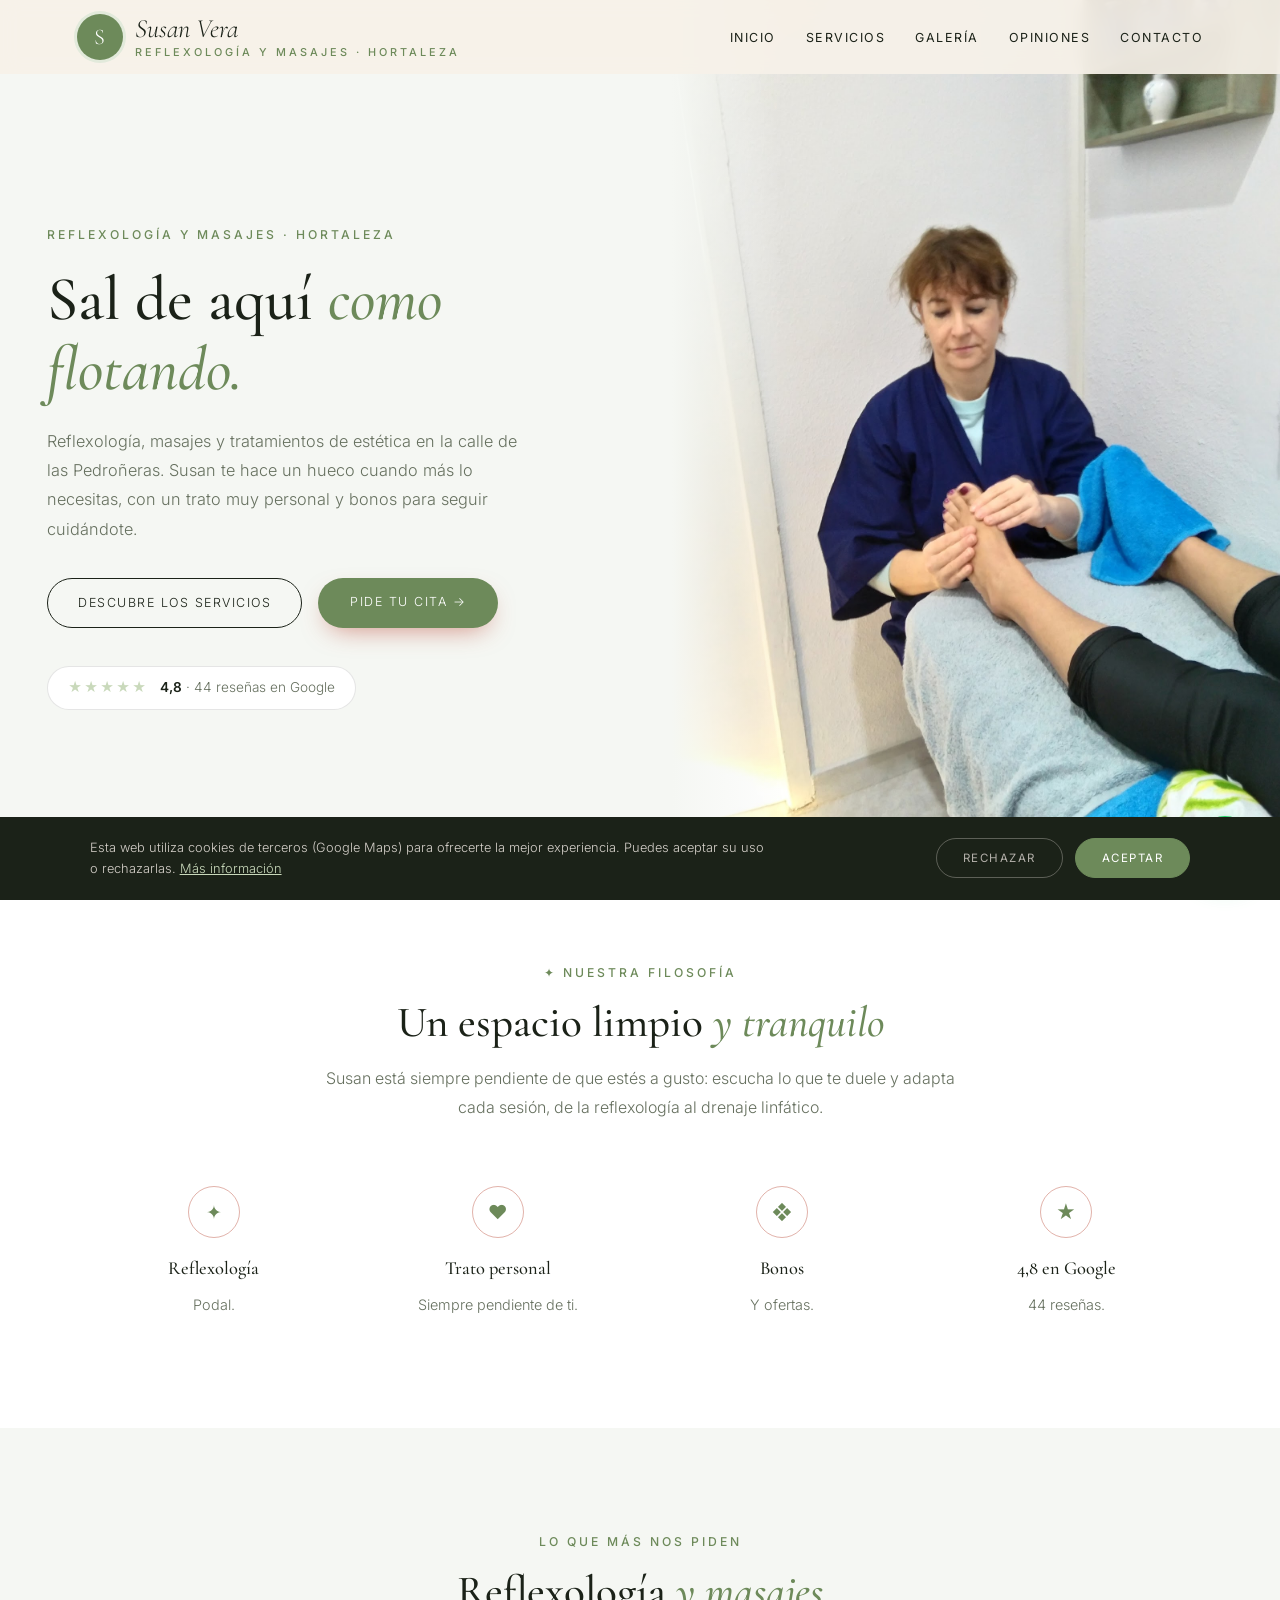
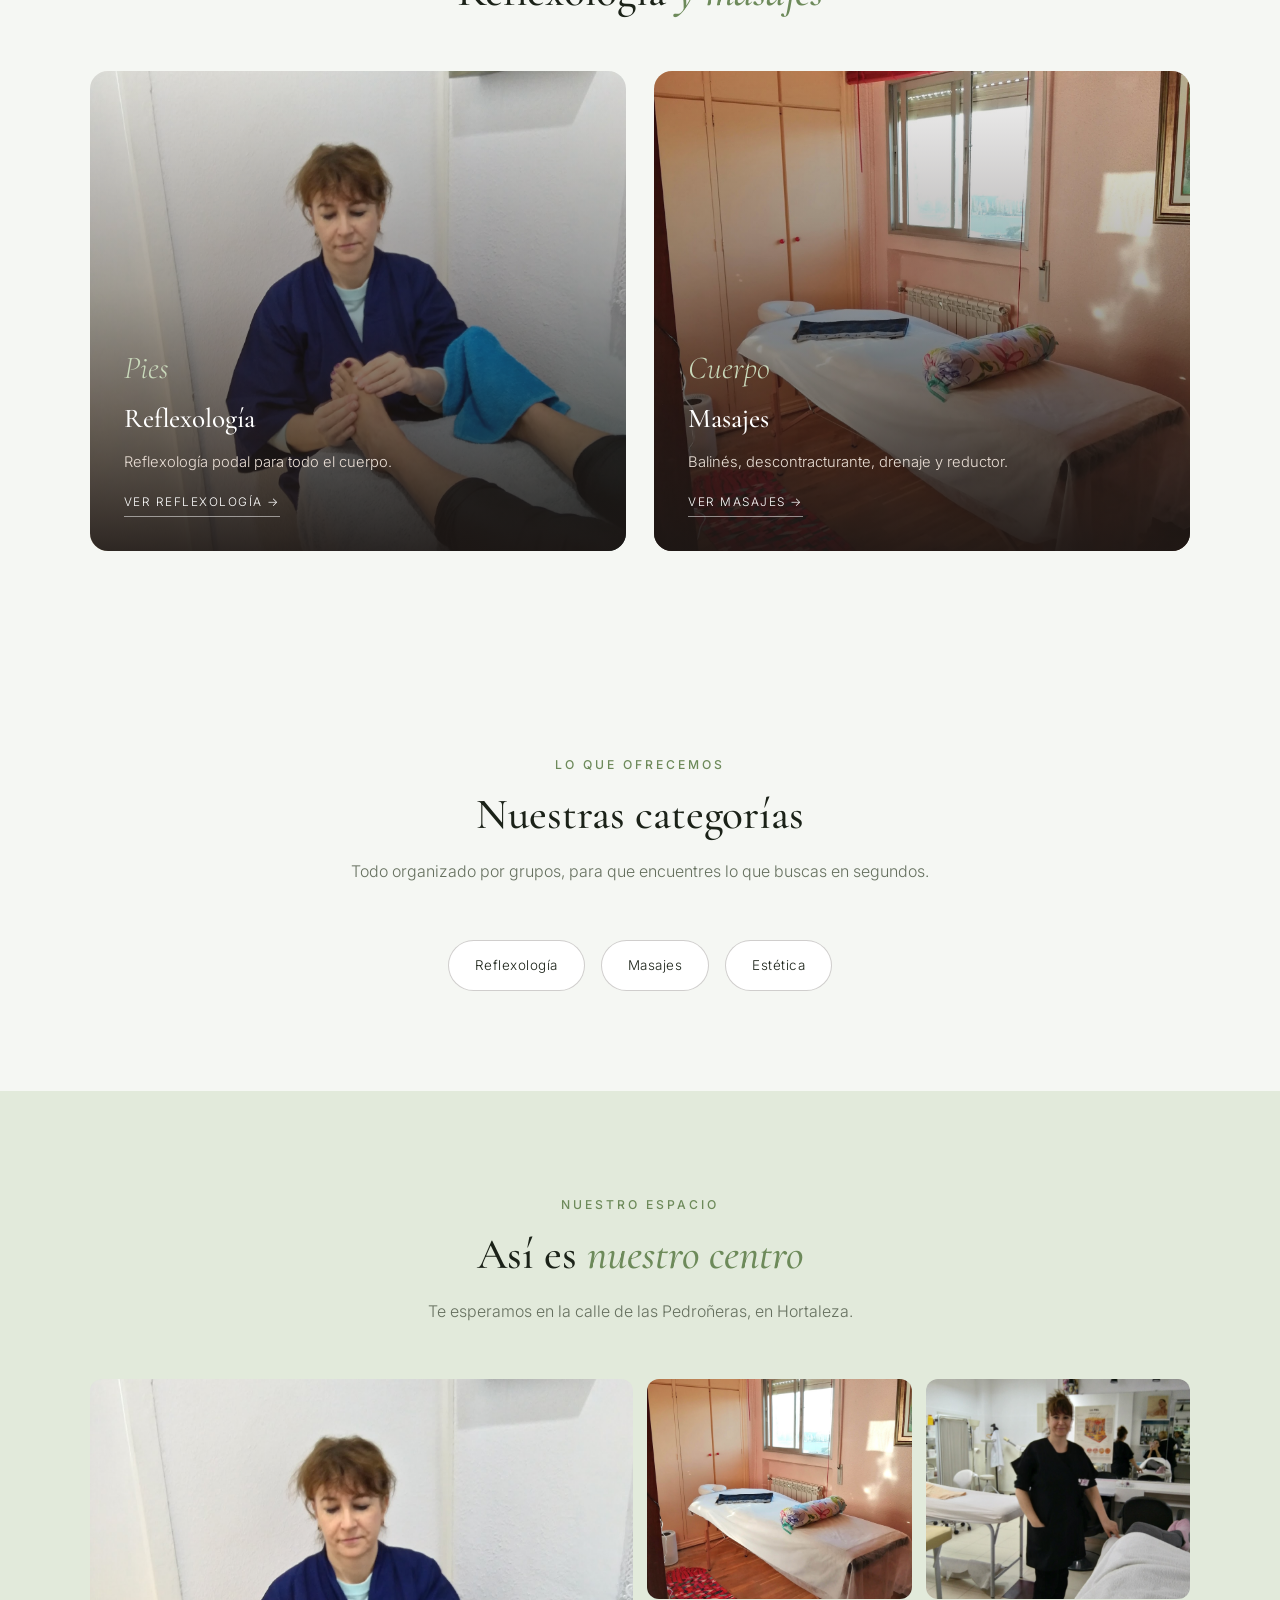
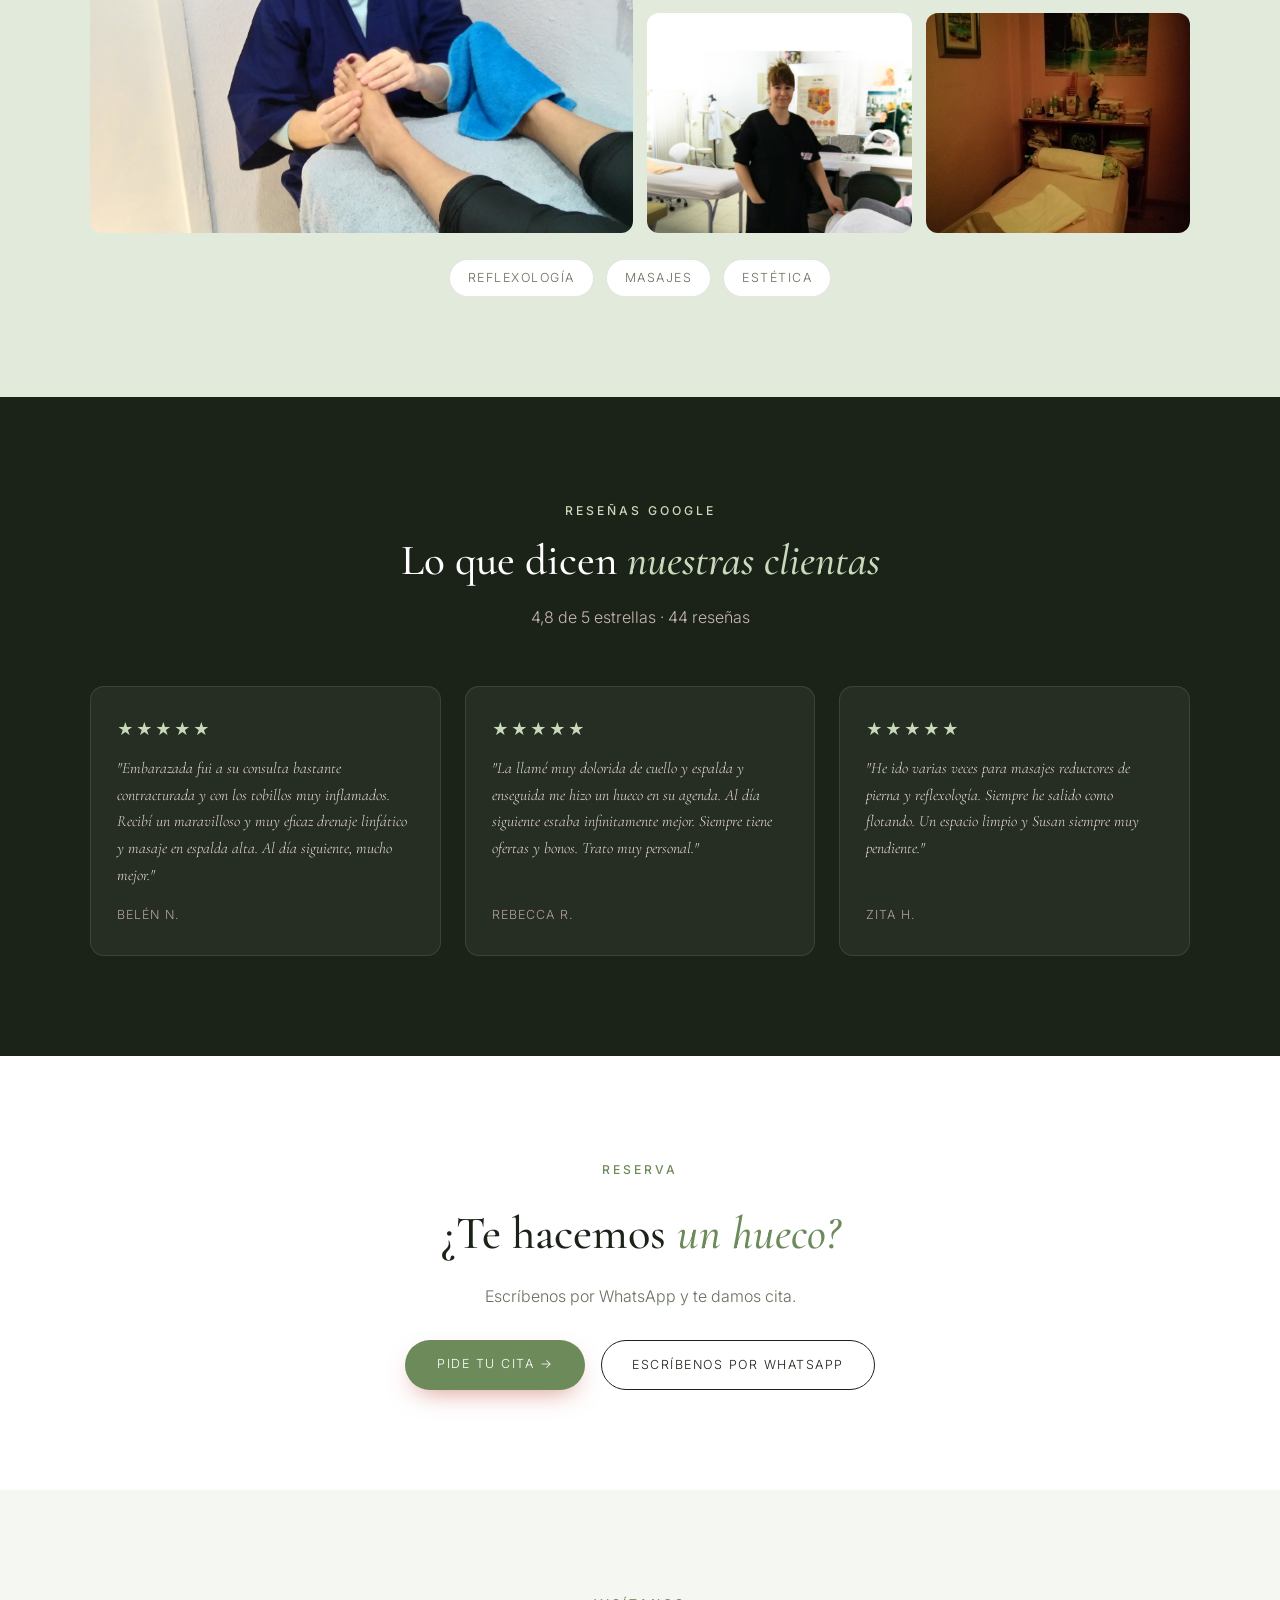
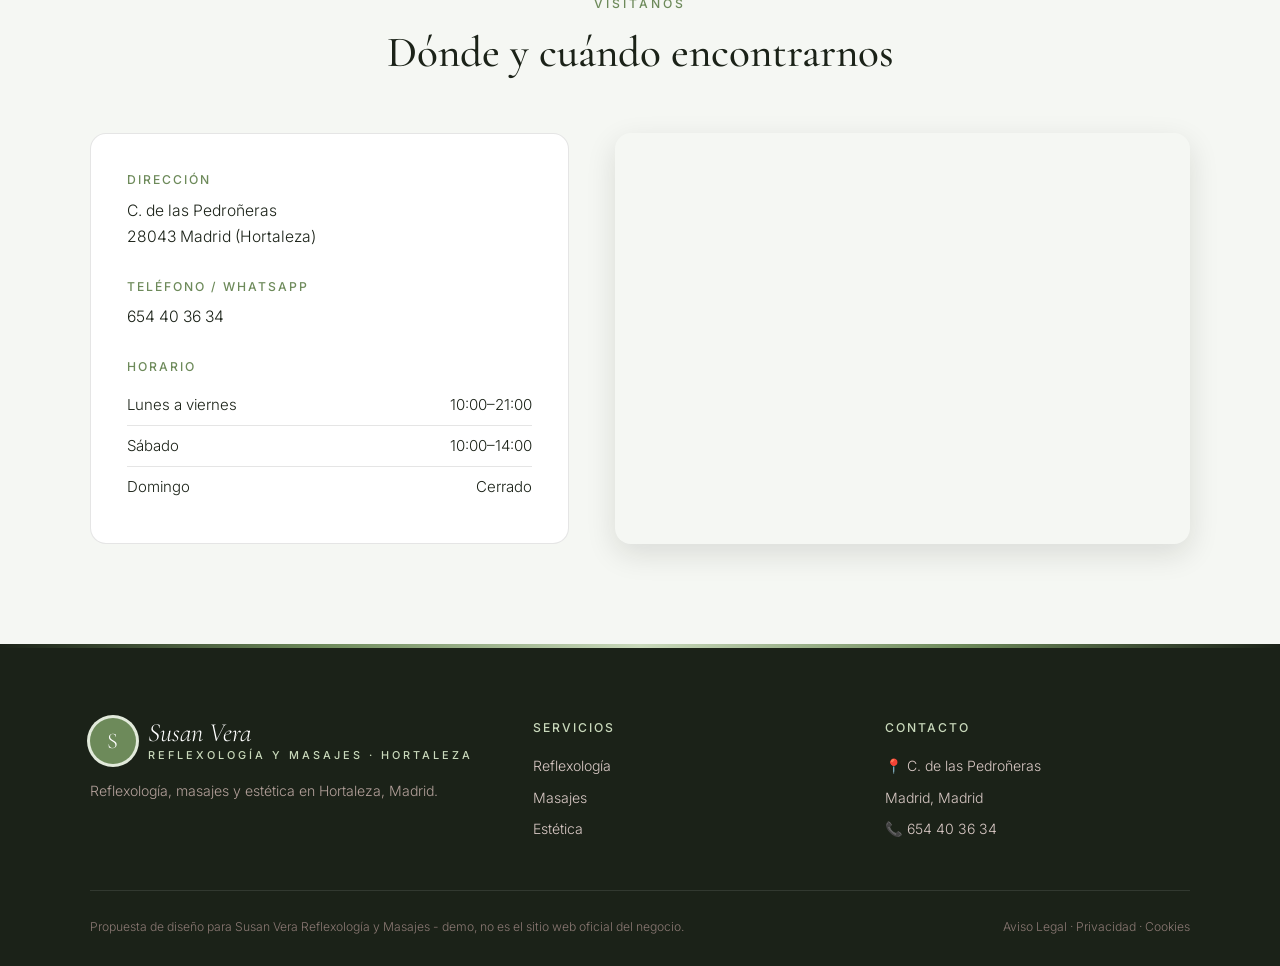
<file: index.html>
<!DOCTYPE html>
<html lang="es">
<head>
<meta charset="UTF-8">
<meta name="viewport" content="width=device-width, initial-scale=1.0">
<title>Susan Vera Reflexología y Masajes — Reflexología, masajes y drenaje linfático en Hortaleza, Madrid</title>
<meta name="description" content="Susan Vera Reflexología, tratamientos de estética y masajes en C. de las Pedroñeras, Hortaleza (Madrid). Reflexología podal, masaje balinés, drenaje linfático, masajes descontracturantes y reductores. 4,8★ con 44 reseñas en Google.">
<meta name="theme-color" content="#1b2218">
<meta property="og:title" content="Susan Vera Reflexología y Masajes · Madrid">
<meta property="og:image" content="maps_06.jpg">

<link rel="preconnect" href="https://fonts.googleapis.com"><link rel="preconnect" href="https://fonts.gstatic.com" crossorigin><link href="https://fonts.googleapis.com/css2?family=Cormorant+Garamond:wght@500;600&family=Inter:wght@300;400;500;600&display=swap" rel="stylesheet">
<link rel="stylesheet" href="styles.css">
</head>
<body>

<header id="header">
  <a href="index.html" class="logo" aria-label="Susan Vera Reflexología y Masajes, inicio"><span class="logo-mark">S</span><span class="logo-text"><span class="script">Susan Vera</span><small>reflexología y masajes · Hortaleza</small></span></a>
  <nav id="nav" aria-label="Navegación principal"><ul><li><a href="index.html#inicio">Inicio</a></li><li><a href="servicios.html">Servicios</a></li><li><a href="index.html#galeria">Galería</a></li><li><a href="index.html#opiniones">Opiniones</a></li><li><a href="index.html#contacto">Contacto</a></li></ul></nav><button class="nav-toggle" id="navToggle" aria-label="Abrir menú">☰</button>
</header>

<section class="hero" id="inicio">
  <div class="hero-text">
    <span class="eyebrow">Reflexología y masajes · Hortaleza</span>
    <h1>Sal de aquí <em>como flotando.</em></h1>
    <p>Reflexología, masajes y tratamientos de estética en la calle de las Pedroñeras. Susan te hace un hueco cuando más lo necesitas, con un trato muy personal y bonos para seguir cuidándote.</p>
    <div class="hero-ctas">
      <a href="servicios.html" class="btn-outline">Descubre los servicios</a>
      <a href="https://wa.me/34654403634?text=Hola%20Susan%2C%20he%20visto%20tu%20web%20y%20quiero%20pedir%20cita" class="btn-solid" target="_blank" rel="noopener">Pide tu cita →</a>
    </div>
    <a class="hero-rating" href="https://www.google.com/maps/search/?api=1&query=Susan+Vera+Reflexologia,+Calle+de+las+Pedroneras,+Hortaleza,+Madrid" target="_blank" rel="noopener"><span class="stars">★★★★★</span><span><strong>4,8</strong> · 44 reseñas en Google</span></a>
  </div>
  <div class="hero-img"><img src="maps_06.jpg" alt="Susan Vera haciendo reflexología podal" style="object-position:center 40%;"></div>
</section>

<section class="trust">
  <div class="section-head">
    <span class="eyebrow">✦ Nuestra filosofía</span>
    <h2>Un espacio limpio <em>y tranquilo</em></h2>
    <p>Susan está siempre pendiente de que estés a gusto: escucha lo que te duele y adapta cada sesión, de la reflexología al drenaje linfático.</p>
  </div>
  <div class="trust-grid">
    <div class="trust-card"><span class="trust-ic">✦</span><h3>Reflexología</h3><p>Podal.</p></div>
    <div class="trust-card"><span class="trust-ic">♥</span><h3>Trato personal</h3><p>Siempre pendiente de ti.</p></div>
    <div class="trust-card"><span class="trust-ic">❖</span><h3>Bonos</h3><p>Y ofertas.</p></div>
    <div class="trust-card"><span class="trust-ic">★</span><h3>4,8 en Google</h3><p>44 reseñas.</p></div>
  </div>
</section>

<section class="worlds">
  <div class="section-head">
    <span class="eyebrow">Lo que más nos piden</span>
    <h2>Reflexología <em>y masajes</em></h2>
  </div>
  <div class="worlds-grid">
    <a href="servicios.html#reflexologia" class="world-card"><img src="maps_06.jpg" alt="Reflexología"><div class="world-text"><span class="script">Pies</span><h3>Reflexología</h3><p>Reflexología podal para todo el cuerpo.</p><span class="world-link">Ver reflexología →</span></div></a>
    <a href="servicios.html#masajes" class="world-card"><img src="maps_01.jpg" alt="Masajes"><div class="world-text"><span class="script">Cuerpo</span><h3>Masajes</h3><p>Balinés, descontracturante, drenaje y reductor.</p><span class="world-link">Ver masajes →</span></div></a>
  </div>
</section>

<section>
  <div class="section-head">
    <span class="eyebrow">Lo que ofrecemos</span>
    <h2>Nuestras categorías</h2>
    <p>Todo organizado por grupos, para que encuentres lo que buscas en segundos.</p>
  </div>
  <div class="cat-pills">
    <a href="servicios.html#reflexologia" class="cat-pill">Reflexología</a>
    <a href="servicios.html#masajes" class="cat-pill">Masajes</a>
    <a href="servicios.html#estetica" class="cat-pill">Estética</a>
  </div>
</section>

<section class="gallery-wrap" id="galeria">
  <div class="section-head">
    <span class="eyebrow">Nuestro espacio</span>
    <h2>Así es <em>nuestro centro</em></h2>
    <p>Te esperamos en la calle de las Pedroñeras, en Hortaleza.</p>
  </div>
  <div class="gallery">
    <figure class="big"><img src="maps_06.jpg" alt="Reflexología podal" loading="lazy"></figure>
    <figure><img src="maps_01.jpg" alt="Sala de masajes" loading="lazy"></figure>
    <figure><img src="maps_07.jpg" alt="Susan en su centro" loading="lazy"></figure>
    <figure><img src="maps_02.jpg" alt="Cabina de estética" loading="lazy"></figure>
    <figure><img src="maps_10.jpg" alt="Camilla de masajes" loading="lazy"></figure>
  </div>
  <div class="brands"><span>Reflexología</span><span>Masajes</span><span>Estética</span></div>
</section>

<section class="reviews-wrap" id="opiniones">
  <div class="section-head">
    <span class="eyebrow">Reseñas Google</span>
    <h2>Lo que dicen <em>nuestras clientas</em></h2>
    <p>4,8 de 5 estrellas · 44 reseñas</p>
  </div>
  <div class="review-grid">
    <div class="review-card"><div class="stars">★★★★★</div><p>"Embarazada fui a su consulta bastante contracturada y con los tobillos muy inflamados. Recibí un maravilloso y muy eficaz drenaje linfático y masaje en espalda alta. Al día siguiente, mucho mejor."</p><cite>Belén N.</cite></div>
    <div class="review-card"><div class="stars">★★★★★</div><p>"La llamé muy dolorida de cuello y espalda y enseguida me hizo un hueco en su agenda. Al día siguiente estaba infinitamente mejor. Siempre tiene ofertas y bonos. Trato muy personal."</p><cite>Rebecca R.</cite></div>
    <div class="review-card"><div class="stars">★★★★★</div><p>"He ido varias veces para masajes reductores de pierna y reflexología. Siempre he salido como flotando. Un espacio limpio y Susan siempre muy pendiente."</p><cite>Zita H.</cite></div>
  </div>
</section>

<section class="cta-section">
  <span class="eyebrow">Reserva</span>
  <h2>¿Te hacemos <em>un hueco?</em></h2>
  <p>Escríbenos por WhatsApp y te damos cita.</p>
  <div class="cta-row">
    <a href="https://wa.me/34654403634?text=Hola%20Susan%2C%20he%20visto%20tu%20web%20y%20quiero%20pedir%20cita" class="btn-solid" target="_blank" rel="noopener">Pide tu cita →</a>
    <a href="https://wa.me/34654403634?text=Hola%20Susan%2C%20he%20visto%20tu%20web%20y%20quiero%20pedir%20cita" class="btn-outline" target="_blank" rel="noopener">Escríbenos por WhatsApp</a>
  </div>
</section>

<section class="contact-section" id="contacto">
  <div class="section-head">
    <span class="eyebrow">Visítanos</span>
    <h2>Dónde y cuándo encontrarnos</h2>
  </div>
  <div class="contact-grid">
    <div class="contact-info">
      <div class="contact-block"><h3>Dirección</h3><p>C. de las Pedroñeras<br>28043 Madrid (Hortaleza)</p></div>
      <div class="contact-block"><h3>Teléfono / WhatsApp</h3><p><a href="tel:+34654403634">654 40 36 34</a></p></div>
      <div class="contact-block"><h3>Horario</h3><ul class="hours-list"><li><span>Lunes a viernes</span><span>10:00–21:00</span></li><li><span>Sábado</span><span>10:00–14:00</span></li><li><span>Domingo</span><span>Cerrado</span></li></ul></div>
      
    </div>
    <div class="contact-map">
      <iframe title="Mapa de Susan Vera Reflexología y Masajes" src="https://www.google.com/maps?q=Susan+Vera+Reflexologia,+Calle+de+las+Pedroneras,+Hortaleza,+Madrid&output=embed" width="100%" height="100%" style="border:0;" allowfullscreen="" loading="lazy" referrerpolicy="no-referrer-when-downgrade"></iframe>
    </div>
  </div>
</section>

<footer>
  <div class="footer-grid">
    <div class="footer-brand">
      <a href="index.html" class="logo light"><span class="logo-mark">S</span><span class="logo-text"><span class="script">Susan Vera</span><small>reflexología y masajes · Hortaleza</small></span></a>
      <p>Reflexología, masajes y estética en Hortaleza, Madrid.</p>
    </div>
    <div><h4>Servicios</h4><ul><li><a href="servicios.html#reflexologia">Reflexología</a></li><li><a href="servicios.html#masajes">Masajes</a></li><li><a href="servicios.html#estetica">Estética</a></li></ul></div>
    <div><h4>Contacto</h4><ul><li>📍 C. de las Pedroñeras</li><li>Madrid, Madrid</li><li>📞 <a href="tel:+34654403634">654 40 36 34</a></li></ul></div>
  </div>
  <div class="footer-bottom">
    <span>Propuesta de diseño para Susan Vera Reflexología y Masajes - demo, no es el sitio web oficial del negocio.</span>
    <span><a href="aviso-legal.html">Aviso Legal</a> &middot; <a href="politica-privacidad.html">Privacidad</a> &middot; <a href="politica-cookies.html">Cookies</a></span>
  </div>
</footer>

<div id="cookie-banner" class="cookie-banner"><p>Esta web utiliza cookies de terceros (Google Maps) para ofrecerte la mejor experiencia. Puedes aceptar su uso o rechazarlas. <a href="politica-cookies.html">Más información</a></p><div class="cookie-actions"><button onclick="setCookieChoice('rejected')" class="ck-reject">Rechazar</button><button onclick="setCookieChoice('accepted')" class="ck-accept">Aceptar</button></div></div>
<div class="social-fabs"><a class="wa-fab" href="https://wa.me/34654403634?text=Hola%20Susan%2C%20he%20visto%20tu%20web%20y%20quiero%20pedir%20cita" target="_blank" rel="noopener" aria-label="Escribir por WhatsApp"><svg width="28" height="28" viewBox="0 0 24 24" fill="white"><path d="M17.5 14.4c-.3-.1-1.8-.9-2-1s-.5-.1-.7.1-.8 1-.9 1.2-.3.2-.6.1a8.2 8.2 0 0 1-2.4-1.5 9 9 0 0 1-1.7-2.1c-.2-.3 0-.5.1-.6l.4-.5.3-.5v-.5l-.9-2.2c-.2-.6-.5-.5-.7-.5h-.6a1.1 1.1 0 0 0-.8.4 3.4 3.4 0 0 0-1 2.5 5.9 5.9 0 0 0 1.2 3.1 13.5 13.5 0 0 0 5.2 4.6c2.6 1 2.6.7 3.1.6a2.6 2.6 0 0 0 1.7-1.2 2.1 2.1 0 0 0 .2-1.2c-.1-.1-.3-.2-.6-.3ZM12 21.8a9.8 9.8 0 0 1-5-1.4l-.4-.2-3.7 1 1-3.6-.2-.4A9.8 9.8 0 1 1 12 21.8Zm8.4-18.3A11.8 11.8 0 0 0 1.8 17.7L.2 23.8l6.3-1.6a11.8 11.8 0 0 0 5.6 1.4A11.8 11.8 0 0 0 20.4 3.5Z"/></svg></a></div>
<script src="main.js"></script>
</body>
</html>
</file>
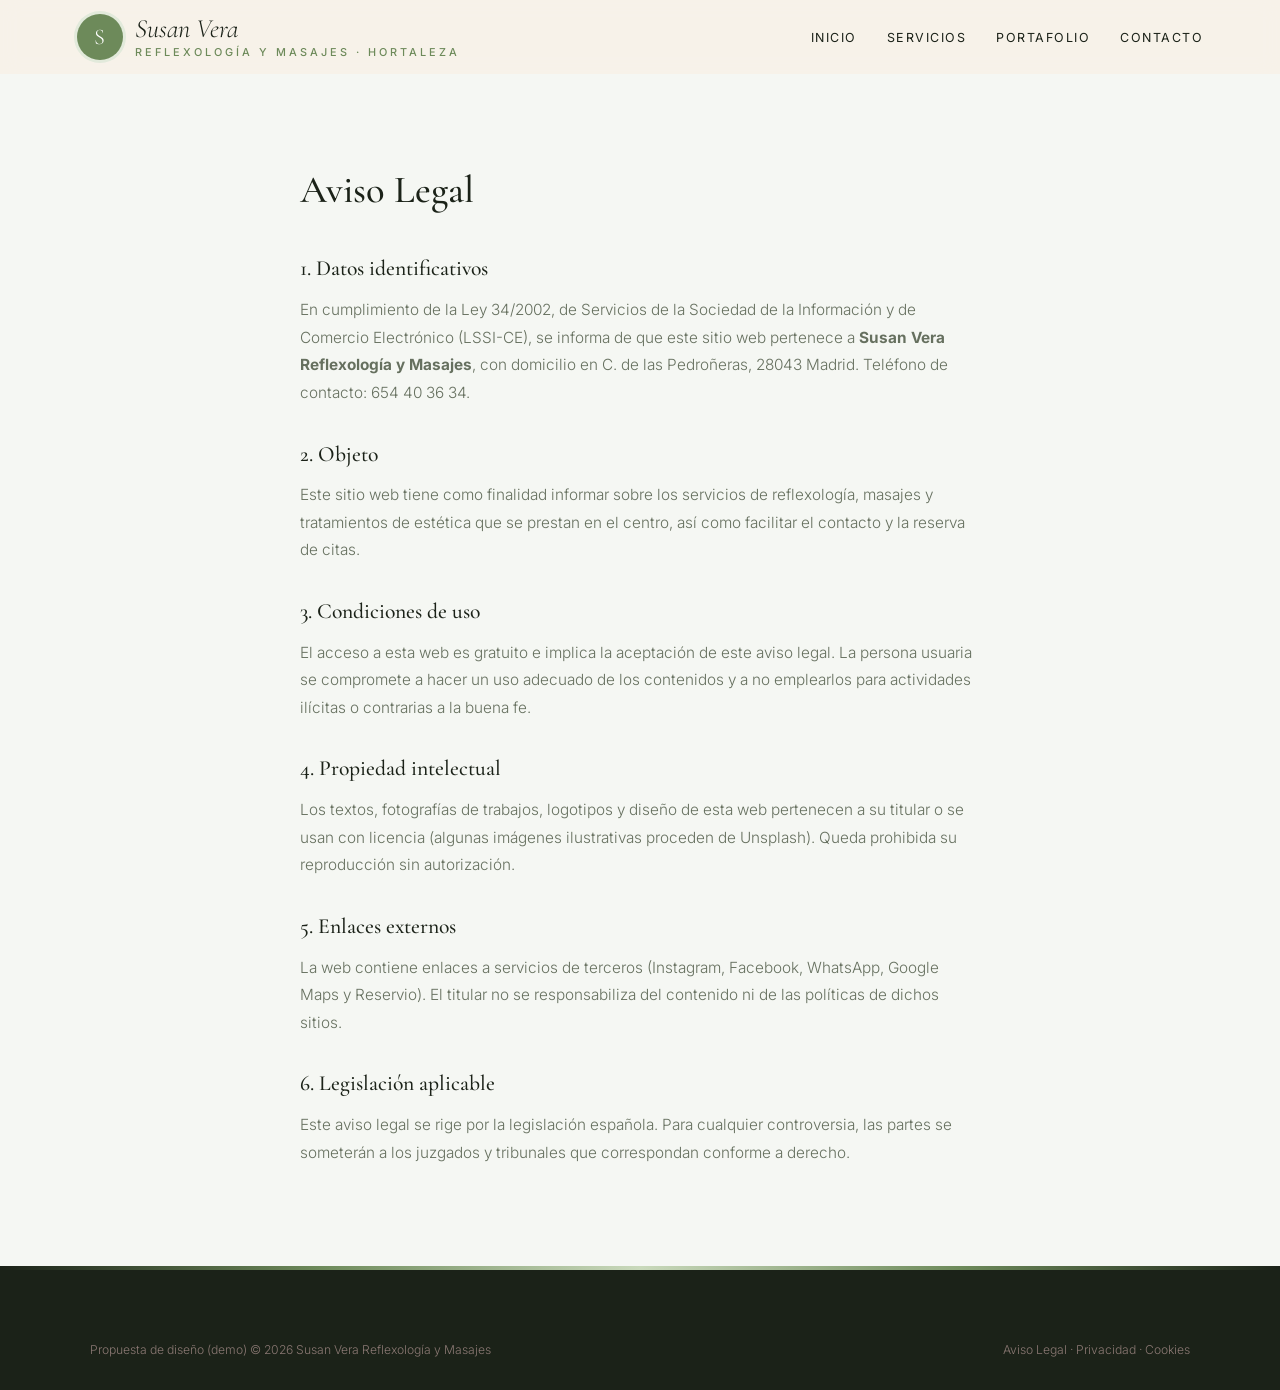
<file: aviso-legal.html>
<!DOCTYPE html>
<html lang="es">
<head>
<meta charset="UTF-8">
<meta name="viewport" content="width=device-width, initial-scale=1.0">
<title>Aviso Legal — Susan Vera Reflexología y Masajes</title>
<meta name="robots" content="noindex">

<link rel="preconnect" href="https://fonts.googleapis.com">
<link href="https://fonts.googleapis.com/css2?family=Cormorant+Garamond:wght@500;600&family=Inter:wght@300;400;500;600&display=swap" rel="stylesheet">
<link rel="stylesheet" href="styles.css">
</head>
<body>
<header id="header" class="scrolled">
  <a href="index.html" class="logo" aria-label="Susan Vera Reflexología y Masajes, inicio">
    <span class="logo-mark">S</span>
    <span class="logo-text"><span class="script">Susan Vera</span><small>reflexología y masajes · Hortaleza</small></span>
  </a>
  <nav id="nav" aria-label="Navegación principal">
    <ul>
      <li><a href="index.html#inicio">Inicio</a></li>
      <li><a href="servicios.html">Servicios</a></li>
      <li><a href="portafolio.html">Portafolio</a></li>
      <li><a href="index.html#contacto">Contacto</a></li>
    </ul>
  </nav>
  <button class="nav-toggle" id="navToggle" aria-label="Abrir menú">☰</button>
</header>
<main class="legal"><h1>Aviso Legal</h1>
<h2>1. Datos identificativos</h2>
<p>En cumplimiento de la Ley 34/2002, de Servicios de la Sociedad de la Información y de Comercio Electrónico (LSSI-CE), se informa de que este sitio web pertenece a <strong>Susan Vera Reflexología y Masajes</strong>, con domicilio en C. de las Pedroñeras, 28043 Madrid. Teléfono de contacto: 654 40 36 34.</p>
<h2>2. Objeto</h2>
<p>Este sitio web tiene como finalidad informar sobre los servicios de reflexología, masajes y tratamientos de estética que se prestan en el centro, así como facilitar el contacto y la reserva de citas.</p>
<h2>3. Condiciones de uso</h2>
<p>El acceso a esta web es gratuito e implica la aceptación de este aviso legal. La persona usuaria se compromete a hacer un uso adecuado de los contenidos y a no emplearlos para actividades ilícitas o contrarias a la buena fe.</p>
<h2>4. Propiedad intelectual</h2>
<p>Los textos, fotografías de trabajos, logotipos y diseño de esta web pertenecen a su titular o se usan con licencia (algunas imágenes ilustrativas proceden de Unsplash). Queda prohibida su reproducción sin autorización.</p>
<h2>5. Enlaces externos</h2>
<p>La web contiene enlaces a servicios de terceros (Instagram, Facebook, WhatsApp, Google Maps y Reservio). El titular no se responsabiliza del contenido ni de las políticas de dichos sitios.</p>
<h2>6. Legislación aplicable</h2>
<p>Este aviso legal se rige por la legislación española. Para cualquier controversia, las partes se someterán a los juzgados y tribunales que correspondan conforme a derecho.</p></main>
<footer>
  <div class="footer-bottom" style="margin-top:0">
    <span>Propuesta de diseño (demo) © 2026 Susan Vera Reflexología y Masajes</span>
    <span><a href="aviso-legal.html">Aviso Legal</a> &middot; <a href="politica-privacidad.html">Privacidad</a> &middot; <a href="politica-cookies.html">Cookies</a></span>
  </div>
</footer>
<script src="main.js"></script>
</body>
</html>
</file>
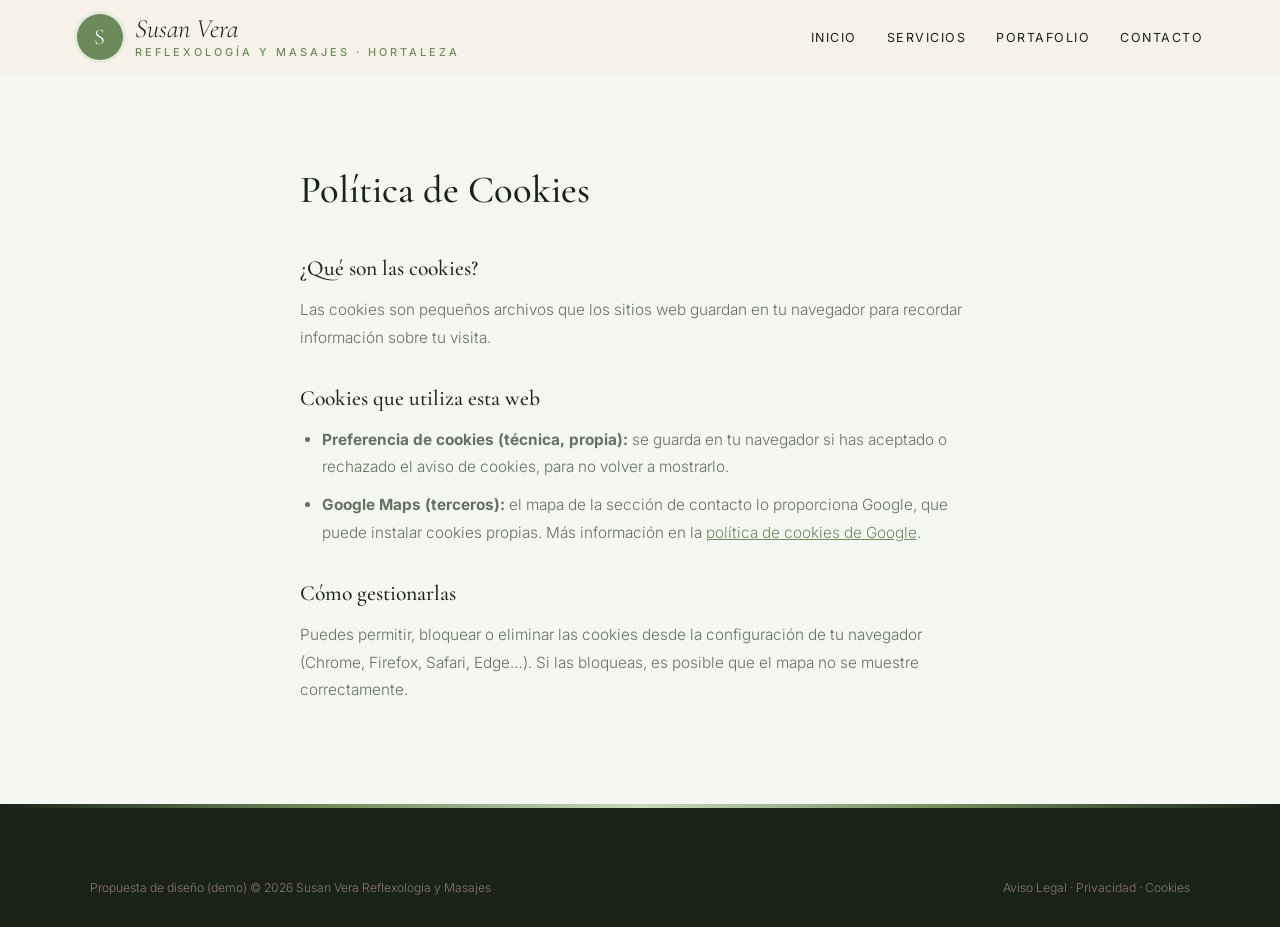
<file: politica-cookies.html>
<!DOCTYPE html>
<html lang="es">
<head>
<meta charset="UTF-8">
<meta name="viewport" content="width=device-width, initial-scale=1.0">
<title>Política de Cookies — Susan Vera Reflexología y Masajes</title>
<meta name="robots" content="noindex">

<link rel="preconnect" href="https://fonts.googleapis.com">
<link href="https://fonts.googleapis.com/css2?family=Cormorant+Garamond:wght@500;600&family=Inter:wght@300;400;500;600&display=swap" rel="stylesheet">
<link rel="stylesheet" href="styles.css">
</head>
<body>
<header id="header" class="scrolled">
  <a href="index.html" class="logo" aria-label="Susan Vera Reflexología y Masajes, inicio">
    <span class="logo-mark">S</span>
    <span class="logo-text"><span class="script">Susan Vera</span><small>reflexología y masajes · Hortaleza</small></span>
  </a>
  <nav id="nav" aria-label="Navegación principal">
    <ul>
      <li><a href="index.html#inicio">Inicio</a></li>
      <li><a href="servicios.html">Servicios</a></li>
      <li><a href="portafolio.html">Portafolio</a></li>
      <li><a href="index.html#contacto">Contacto</a></li>
    </ul>
  </nav>
  <button class="nav-toggle" id="navToggle" aria-label="Abrir menú">☰</button>
</header>
<main class="legal"><h1>Política de Cookies</h1>
<h2>¿Qué son las cookies?</h2>
<p>Las cookies son pequeños archivos que los sitios web guardan en tu navegador para recordar información sobre tu visita.</p>
<h2>Cookies que utiliza esta web</h2>
<ul>
<li><strong>Preferencia de cookies (técnica, propia):</strong> se guarda en tu navegador si has aceptado o rechazado el aviso de cookies, para no volver a mostrarlo.</li>
<li><strong>Google Maps (terceros):</strong> el mapa de la sección de contacto lo proporciona Google, que puede instalar cookies propias. Más información en la <a href="https://policies.google.com/technologies/cookies" target="_blank" rel="noopener">política de cookies de Google</a>.</li>
</ul>
<h2>Cómo gestionarlas</h2>
<p>Puedes permitir, bloquear o eliminar las cookies desde la configuración de tu navegador (Chrome, Firefox, Safari, Edge…). Si las bloqueas, es posible que el mapa no se muestre correctamente.</p></main>
<footer>
  <div class="footer-bottom" style="margin-top:0">
    <span>Propuesta de diseño (demo) © 2026 Susan Vera Reflexología y Masajes</span>
    <span><a href="aviso-legal.html">Aviso Legal</a> &middot; <a href="politica-privacidad.html">Privacidad</a> &middot; <a href="politica-cookies.html">Cookies</a></span>
  </div>
</footer>
<script src="main.js"></script>
</body>
</html>
</file>
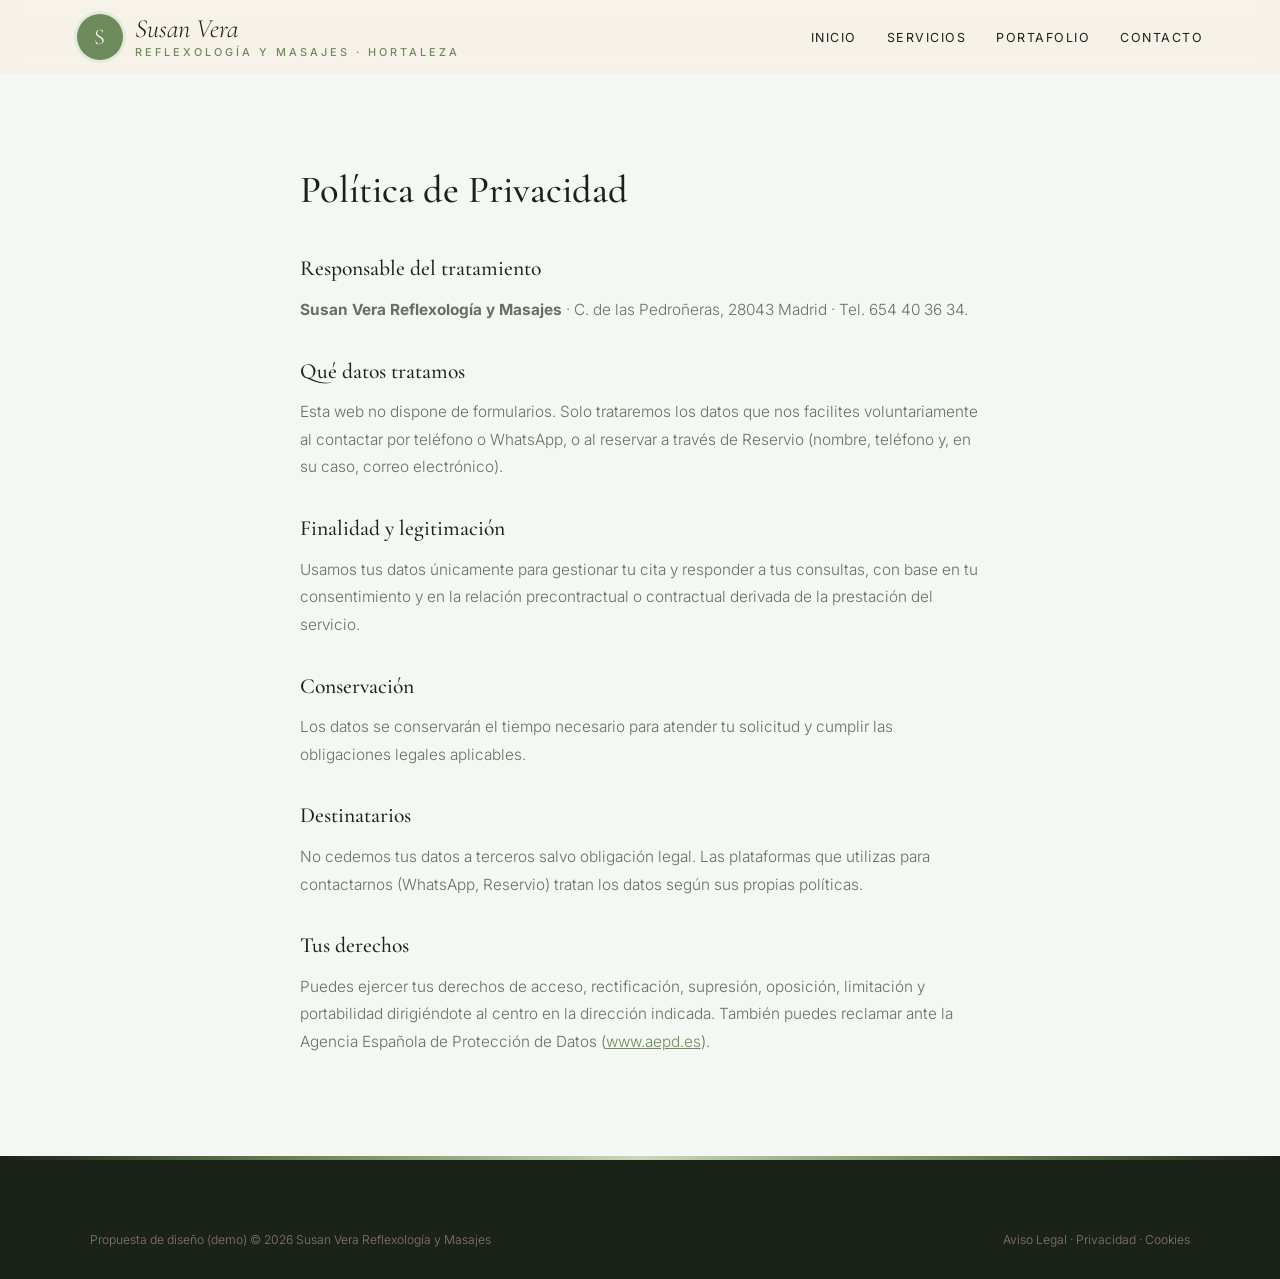
<file: politica-privacidad.html>
<!DOCTYPE html>
<html lang="es">
<head>
<meta charset="UTF-8">
<meta name="viewport" content="width=device-width, initial-scale=1.0">
<title>Política de Privacidad — Susan Vera Reflexología y Masajes</title>
<meta name="robots" content="noindex">

<link rel="preconnect" href="https://fonts.googleapis.com">
<link href="https://fonts.googleapis.com/css2?family=Cormorant+Garamond:wght@500;600&family=Inter:wght@300;400;500;600&display=swap" rel="stylesheet">
<link rel="stylesheet" href="styles.css">
</head>
<body>
<header id="header" class="scrolled">
  <a href="index.html" class="logo" aria-label="Susan Vera Reflexología y Masajes, inicio">
    <span class="logo-mark">S</span>
    <span class="logo-text"><span class="script">Susan Vera</span><small>reflexología y masajes · Hortaleza</small></span>
  </a>
  <nav id="nav" aria-label="Navegación principal">
    <ul>
      <li><a href="index.html#inicio">Inicio</a></li>
      <li><a href="servicios.html">Servicios</a></li>
      <li><a href="portafolio.html">Portafolio</a></li>
      <li><a href="index.html#contacto">Contacto</a></li>
    </ul>
  </nav>
  <button class="nav-toggle" id="navToggle" aria-label="Abrir menú">☰</button>
</header>
<main class="legal"><h1>Política de Privacidad</h1>
<h2>Responsable del tratamiento</h2>
<p><strong>Susan Vera Reflexología y Masajes</strong> · C. de las Pedroñeras, 28043 Madrid · Tel. 654 40 36 34.</p>
<h2>Qué datos tratamos</h2>
<p>Esta web no dispone de formularios. Solo trataremos los datos que nos facilites voluntariamente al contactar por teléfono o WhatsApp, o al reservar a través de Reservio (nombre, teléfono y, en su caso, correo electrónico).</p>
<h2>Finalidad y legitimación</h2>
<p>Usamos tus datos únicamente para gestionar tu cita y responder a tus consultas, con base en tu consentimiento y en la relación precontractual o contractual derivada de la prestación del servicio.</p>
<h2>Conservación</h2>
<p>Los datos se conservarán el tiempo necesario para atender tu solicitud y cumplir las obligaciones legales aplicables.</p>
<h2>Destinatarios</h2>
<p>No cedemos tus datos a terceros salvo obligación legal. Las plataformas que utilizas para contactarnos (WhatsApp, Reservio) tratan los datos según sus propias políticas.</p>
<h2>Tus derechos</h2>
<p>Puedes ejercer tus derechos de acceso, rectificación, supresión, oposición, limitación y portabilidad dirigiéndote al centro en la dirección indicada. También puedes reclamar ante la Agencia Española de Protección de Datos (<a href="https://www.aepd.es" target="_blank" rel="noopener">www.aepd.es</a>).</p></main>
<footer>
  <div class="footer-bottom" style="margin-top:0">
    <span>Propuesta de diseño (demo) © 2026 Susan Vera Reflexología y Masajes</span>
    <span><a href="aviso-legal.html">Aviso Legal</a> &middot; <a href="politica-privacidad.html">Privacidad</a> &middot; <a href="politica-cookies.html">Cookies</a></span>
  </div>
</footer>
<script src="main.js"></script>
</body>
</html>
</file>
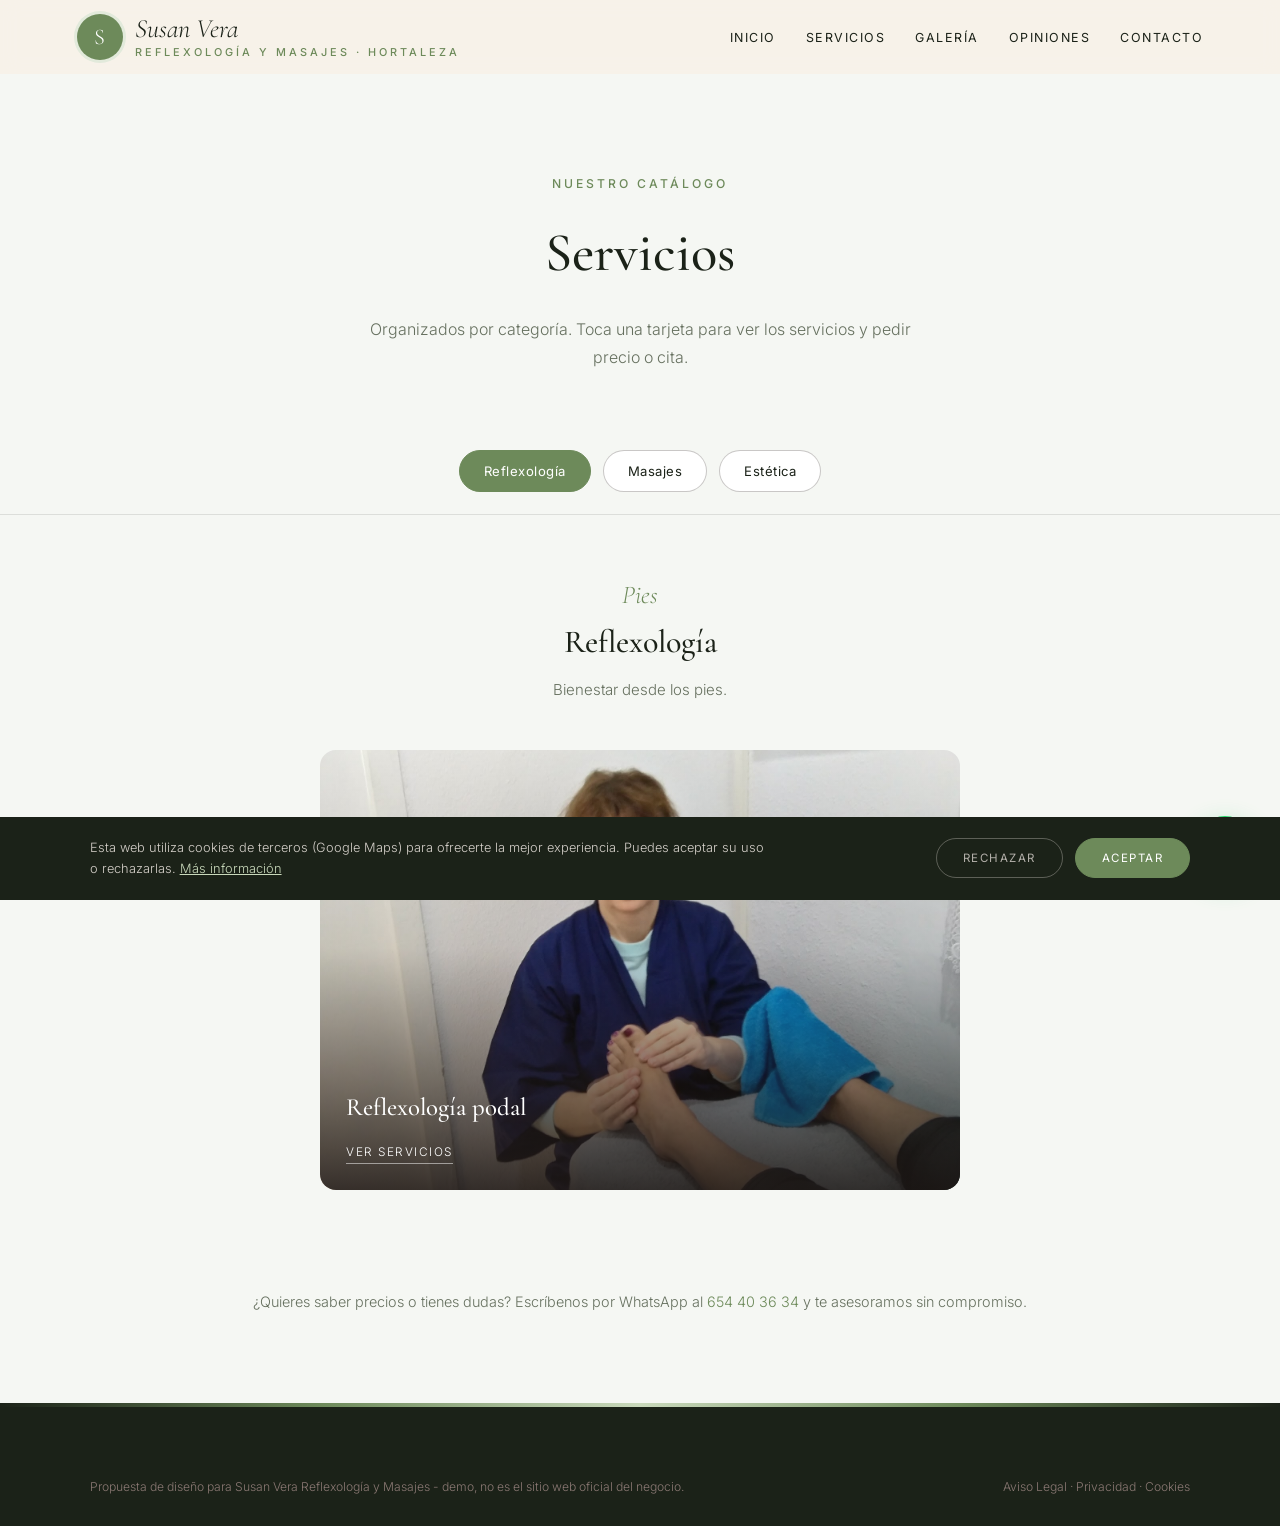
<file: servicios.html>
<!DOCTYPE html>
<html lang="es">
<head>
<meta charset="UTF-8">
<meta name="viewport" content="width=device-width, initial-scale=1.0">
<title>Servicios — Susan Vera Reflexología y Masajes · Madrid</title>
<meta name="description" content="Servicios de Susan Vera Reflexología y Masajes en Madrid.">

<link rel="preconnect" href="https://fonts.googleapis.com"><link rel="preconnect" href="https://fonts.gstatic.com" crossorigin><link href="https://fonts.googleapis.com/css2?family=Cormorant+Garamond:wght@500;600&family=Inter:wght@300;400;500;600&display=swap" rel="stylesheet">
<link rel="stylesheet" href="styles.css">
</head>
<body>

<header id="header" class="scrolled">
  <a href="index.html" class="logo" aria-label="Susan Vera Reflexología y Masajes, inicio"><span class="logo-mark">S</span><span class="logo-text"><span class="script">Susan Vera</span><small>reflexología y masajes · Hortaleza</small></span></a>
  <nav id="nav" aria-label="Navegación principal"><ul><li><a href="index.html#inicio">Inicio</a></li><li><a href="servicios.html">Servicios</a></li><li><a href="index.html#galeria">Galería</a></li><li><a href="index.html#opiniones">Opiniones</a></li><li><a href="index.html#contacto">Contacto</a></li></ul></nav><button class="nav-toggle" id="navToggle" aria-label="Abrir menú">☰</button>
</header>

<div class="page-hero">
  <span class="eyebrow">Nuestro catálogo</span>
  <h1>Servicios</h1>
  <p>Organizados por categoría. Toca una tarjeta para ver los servicios y pedir precio o cita.</p>
</div>

<div class="tabs">
  <button class="tab-btn active" data-tab="reflexologia">Reflexología</button>
  <button class="tab-btn" data-tab="masajes">Masajes</button>
  <button class="tab-btn" data-tab="estetica">Estética</button>
  
</div>

<div class="tab-panel active" id="reflexologia">
  <div class="tab-intro"><span class="script">Pies</span><h2>Reflexología</h2><p>Bienestar desde los pies.</p></div>
  <div class="cat-grid single">
    <div class="cat-card" onclick="openModal('reflexologia')"><img src="maps_06.jpg" alt="Reflexología podal" loading="lazy"><div class="cat-card-text"><h3>Reflexología podal</h3><span>Ver servicios</span></div></div>
  </div>
</div>

<div class="tab-panel" id="masajes">
  <div class="tab-intro"><span class="script">Cuerpo</span><h2>Masajes</h2><p>Para soltar tensión.</p></div>
  <div class="cat-grid single">
    <div class="cat-card" onclick="openModal('masajes')"><img src="maps_01.jpg" alt="Masajes" loading="lazy"><div class="cat-card-text"><h3>Masajes</h3><span>Ver servicios</span></div></div>
  </div>
</div>

<div class="tab-panel" id="estetica">
  <div class="tab-intro"><span class="script">Estética</span><h2>Tratamientos de estética</h2><p>Pregúntanos por los bonos.</p></div>
  <div class="cat-grid single">
    <div class="cat-card" onclick="openModal('estetica')"><img src="maps_02.jpg" alt="Tratamientos de estética" loading="lazy"><div class="cat-card-text"><h3>Tratamientos de estética</h3><span>Ver servicios</span></div></div>
  </div>
</div>


<p class="services-note">¿Quieres saber precios o tienes dudas? Escríbenos por WhatsApp al <a href="https://wa.me/34654403634" target="_blank" rel="noopener" style="color:var(--red)">654 40 36 34</a> y te asesoramos sin compromiso.</p>

<div class="modal-overlay" id="modal-reflexologia"><div class="modal">
  <button class="modal-close" onclick="closeModal('reflexologia')" aria-label="Cerrar">×</button>
  <h3>Reflexología podal</h3><p class="modal-sub">Pies</p>
  <div class="svc-row"><div><div class="svc-name">Reflexología podal</div><span class="svc-desc"></span></div><div class="svc-price">Consultar</div></div>
  <div class="svc-row"><div><div class="svc-name">Pies y espalda baja</div><span class="svc-desc"></span></div><div class="svc-price">Consultar</div></div>
  <a class="modal-cta alt" href="https://wa.me/34654403634?text=Hola%2C%20quiero%20informaci%C3%B3n%20sobre%20reflexolog%C3%ADa%20podal" target="_blank" rel="noopener">Pedir cita por WhatsApp</a>
</div></div>

<div class="modal-overlay" id="modal-masajes"><div class="modal">
  <button class="modal-close" onclick="closeModal('masajes')" aria-label="Cerrar">×</button>
  <h3>Masajes</h3><p class="modal-sub">Cuerpo</p>
  <div class="svc-row"><div><div class="svc-name">Masaje balinés</div><span class="svc-desc"></span></div><div class="svc-price">Consultar</div></div>
  <div class="svc-row"><div><div class="svc-name">Masaje descontracturante</div><span class="svc-desc"></span></div><div class="svc-price">Consultar</div></div>
  <div class="svc-row"><div><div class="svc-name">Masaje de cuello y espalda</div><span class="svc-desc"></span></div><div class="svc-price">Consultar</div></div>
  <div class="svc-row"><div><div class="svc-name">Drenaje linfático</div><span class="svc-desc"></span></div><div class="svc-price">Consultar</div></div>
  <div class="svc-row"><div><div class="svc-name">Masaje reductor de piernas</div><span class="svc-desc"></span></div><div class="svc-price">Consultar</div></div>
  <a class="modal-cta alt" href="https://wa.me/34654403634?text=Hola%2C%20quiero%20informaci%C3%B3n%20sobre%20masajes" target="_blank" rel="noopener">Pedir cita por WhatsApp</a>
</div></div>

<div class="modal-overlay" id="modal-estetica"><div class="modal">
  <button class="modal-close" onclick="closeModal('estetica')" aria-label="Cerrar">×</button>
  <h3>Tratamientos de estética</h3><p class="modal-sub">Estética</p>
  <div class="svc-row"><div><div class="svc-name">Tratamientos de estética</div><span class="svc-desc"></span></div><div class="svc-price">Consultar</div></div>
  <div class="svc-row"><div><div class="svc-name">Bonos y ofertas</div><span class="svc-desc"></span></div><div class="svc-price">Consultar</div></div>
  <a class="modal-cta alt" href="https://wa.me/34654403634?text=Hola%2C%20quiero%20informaci%C3%B3n%20sobre%20tratamientos%20de%20est%C3%A9tica" target="_blank" rel="noopener">Pedir cita por WhatsApp</a>
</div></div>


<footer>
  <div class="footer-bottom" style="margin-top:0">
    <span>Propuesta de diseño para Susan Vera Reflexología y Masajes - demo, no es el sitio web oficial del negocio.</span>
    <span><a href="aviso-legal.html">Aviso Legal</a> &middot; <a href="politica-privacidad.html">Privacidad</a> &middot; <a href="politica-cookies.html">Cookies</a></span>
  </div>
</footer>

<div id="cookie-banner" class="cookie-banner"><p>Esta web utiliza cookies de terceros (Google Maps) para ofrecerte la mejor experiencia. Puedes aceptar su uso o rechazarlas. <a href="politica-cookies.html">Más información</a></p><div class="cookie-actions"><button onclick="setCookieChoice('rejected')" class="ck-reject">Rechazar</button><button onclick="setCookieChoice('accepted')" class="ck-accept">Aceptar</button></div></div>
<div class="social-fabs"><a class="wa-fab" href="https://wa.me/34654403634?text=Hola%20Susan%2C%20he%20visto%20tu%20web%20y%20quiero%20pedir%20cita" target="_blank" rel="noopener" aria-label="Escribir por WhatsApp"><svg width="28" height="28" viewBox="0 0 24 24" fill="white"><path d="M17.5 14.4c-.3-.1-1.8-.9-2-1s-.5-.1-.7.1-.8 1-.9 1.2-.3.2-.6.1a8.2 8.2 0 0 1-2.4-1.5 9 9 0 0 1-1.7-2.1c-.2-.3 0-.5.1-.6l.4-.5.3-.5v-.5l-.9-2.2c-.2-.6-.5-.5-.7-.5h-.6a1.1 1.1 0 0 0-.8.4 3.4 3.4 0 0 0-1 2.5 5.9 5.9 0 0 0 1.2 3.1 13.5 13.5 0 0 0 5.2 4.6c2.6 1 2.6.7 3.1.6a2.6 2.6 0 0 0 1.7-1.2 2.1 2.1 0 0 0 .2-1.2c-.1-.1-.3-.2-.6-.3ZM12 21.8a9.8 9.8 0 0 1-5-1.4l-.4-.2-3.7 1 1-3.6-.2-.4A9.8 9.8 0 1 1 12 21.8Zm8.4-18.3A11.8 11.8 0 0 0 1.8 17.7L.2 23.8l6.3-1.6a11.8 11.8 0 0 0 5.6 1.4A11.8 11.8 0 0 0 20.4 3.5Z"/></svg></a></div>
<script src="main.js"></script>
</body>
</html>
</file>
<file: styles.css>
:root{
  --cream:#f5f7f3; --paper:#ffffff; --tint:#e2eadb; --ink:#1b2218; --dark:#1b2218; --muted:#66705f;
  --red:#6d8a5a; --red-dark:#536c43; --teal:#6d8a5a; --gold:#c9d9bb; --line:rgba(0,0,0,.1);
  --brand-gradient:linear-gradient(90deg,#1b2218,#6d8a5a,#c9d9bb,#6d8a5a,#1b2218);
}
*{margin:0;padding:0;box-sizing:border-box;}
html{scroll-behavior:smooth;}
body{font-family:'Inter',sans-serif;background:var(--cream);color:var(--ink);overflow-x:hidden;font-weight:300;line-height:1.6;}
a{text-decoration:none;color:inherit;}
h1,h2,h3{font-family:'Cormorant Garamond',serif;font-weight:500;}
h1 em,h2 em{font-style:italic;color:var(--red);}
img{max-width:100%;display:block;}
.script{font-family:'Cormorant Garamond',serif;font-style:italic;}

/* HEADER */
header{position:fixed;top:0;left:0;right:0;z-index:100;display:flex;justify-content:space-between;align-items:center;padding:14px 6%;background:rgba(247,241,233,.92);backdrop-filter:blur(10px);-webkit-backdrop-filter:blur(10px);transition:box-shadow .3s,padding .3s;}
header.scrolled{box-shadow:0 2px 24px rgba(28,22,20,.1);padding:8px 6%;}
.logo{display:flex;align-items:center;gap:12px;color:var(--dark);}
.logo-badge{width:58px;height:58px;border-radius:50%;object-fit:cover;box-shadow:0 0 0 2px var(--gold),0 6px 16px rgba(28,22,20,.15);transition:width .3s,height .3s;}
header.scrolled .logo-badge{width:46px;height:46px;}
.logo-text{display:flex;flex-direction:column;line-height:1;}
.logo-text .script{font-size:1.65rem;color:var(--dark);}
.logo-text small{font-size:.68rem;letter-spacing:3px;text-transform:uppercase;color:var(--red);margin-top:4px;font-weight:500;}
.logo.light .logo-text .script{color:#fff;}
.logo.light .logo-text small{color:var(--gold);}
nav ul{list-style:none;display:flex;gap:30px;}
nav a{font-size:.78rem;letter-spacing:1.5px;text-transform:uppercase;font-weight:400;position:relative;padding:4px 0;}
nav a::after{content:"";position:absolute;left:0;bottom:-2px;height:1px;width:100%;background:var(--red);transform:scaleX(0);transform-origin:right;transition:transform .3s;}
nav a:hover::after{transform:scaleX(1);transform-origin:left;}
.nav-toggle{display:none;font-size:1.6rem;background:none;border:none;color:var(--dark);cursor:pointer;}

/* BOTONES */
.btn-outline{display:inline-block;border:1px solid var(--dark);color:var(--dark);padding:14px 30px;font-size:.78rem;letter-spacing:1.5px;text-transform:uppercase;border-radius:40px;transition:all .25s;}
.btn-outline:hover{background:var(--dark);color:var(--cream);}
.btn-outline.light{border-color:rgba(255,255,255,.5);color:#fff;}
.btn-outline.light:hover{background:#fff;color:var(--dark);}
.btn-solid{display:inline-block;background:var(--red);color:#fff;padding:14px 32px;font-size:.78rem;letter-spacing:1.5px;text-transform:uppercase;border-radius:40px;transition:transform .25s,box-shadow .25s,background .25s;box-shadow:0 10px 26px -10px rgba(181,64,44,.6);}
.btn-solid:hover{transform:translateY(-2px);background:var(--red-dark);}

/* HERO */
.hero{min-height:95vh;display:grid;grid-template-columns:1.05fr .95fr;align-items:stretch;padding:0;}
.hero-text{display:flex;flex-direction:column;justify-content:center;padding:150px 7% 70px;}
.eyebrow{display:inline-block;color:var(--teal);text-transform:uppercase;letter-spacing:3px;font-size:.76rem;font-weight:500;}
.hero-text .eyebrow{margin-bottom:20px;}
.hero-text h1{font-size:clamp(2.4rem,5vw,3.9rem);line-height:1.12;margin-bottom:22px;color:var(--dark);}
.hero-text p{font-size:1.02rem;color:var(--muted);max-width:470px;line-height:1.8;margin-bottom:34px;}
.hero-ctas{display:flex;gap:16px;flex-wrap:wrap;}
.hero-rating{display:inline-flex;align-items:center;gap:12px;margin-top:38px;padding:10px 20px;border:1px solid var(--line);border-radius:40px;background:var(--paper);font-size:.85rem;color:var(--muted);align-self:flex-start;}
.hero-rating strong{color:var(--dark);font-weight:600;}
.stars{color:var(--gold);letter-spacing:2px;}
.hero-img{position:relative;overflow:hidden;}
.hero-img img{width:100%;height:100%;object-fit:cover;position:absolute;inset:0;}
.hero-img::after{content:"";position:absolute;inset:0;background:linear-gradient(90deg,var(--cream) 0%,rgba(247,241,233,0) 18%);}

/* SECCIONES */
section{padding:100px 7%;}
.section-head{text-align:center;max-width:640px;margin:0 auto 54px;}
.section-head h2{font-size:clamp(1.9rem,4vw,2.7rem);margin-top:12px;color:var(--dark);line-height:1.2;}
.section-head p{margin-top:16px;color:var(--muted);line-height:1.8;}

.trust{background:var(--paper);border-top:4px solid transparent;border-image:var(--brand-gradient) 1;}
.trust-grid{display:grid;grid-template-columns:repeat(auto-fit,minmax(230px,1fr));gap:36px;max-width:1150px;margin:0 auto;}
.trust-card{text-align:center;padding:10px;}
.trust-ic{display:inline-grid;place-items:center;width:52px;height:52px;border-radius:50%;border:1px solid rgba(181,64,44,.4);color:var(--red);font-size:1.2rem;margin-bottom:16px;}
.trust-card h3{font-size:1.15rem;color:var(--dark);margin-bottom:10px;}
.trust-card p{font-size:.9rem;color:var(--muted);line-height:1.7;}

/* DOS MUNDOS */
.worlds{background:var(--cream);}
.worlds-grid{display:grid;grid-template-columns:1fr 1fr;gap:28px;max-width:1150px;margin:0 auto;}
.world-card{position:relative;border-radius:18px;overflow:hidden;min-height:480px;display:flex;align-items:flex-end;color:#fff;}
.world-card img{position:absolute;inset:0;width:100%;height:100%;object-fit:cover;transition:transform .6s;}
.world-card:hover img{transform:scale(1.05);}
.world-card::after{content:"";position:absolute;inset:0;background:linear-gradient(to top,rgba(28,22,20,.92) 0%,rgba(28,22,20,.35) 55%,rgba(28,22,20,.05) 100%);}
.world-text{position:relative;z-index:2;padding:34px;}
.world-text .script{font-size:2rem;color:var(--gold);}
.world-text h3{font-size:1.7rem;margin:4px 0 10px;}
.world-text p{font-size:.92rem;color:#eadfd6;line-height:1.7;max-width:440px;}
.world-link{display:inline-block;margin-top:18px;font-size:.74rem;letter-spacing:1.5px;text-transform:uppercase;border-bottom:1px solid rgba(255,255,255,.5);padding-bottom:4px;}

/* PILLS */
.cat-pills{display:flex;flex-wrap:wrap;gap:16px;justify-content:center;max-width:1000px;margin:0 auto;}
.cat-pill{border:1px solid rgba(43,33,29,.22);padding:14px 26px;border-radius:30px;font-size:.84rem;letter-spacing:.5px;transition:all .2s;background:var(--paper);}
.cat-pill:hover{background:var(--red);color:#fff;border-color:var(--red);}

/* GALERIA */
.gallery-wrap{background:var(--tint);}
.gallery{max-width:1200px;margin:0 auto;display:grid;grid-template-columns:repeat(4,1fr);grid-auto-rows:220px;gap:14px;}
.gallery figure{overflow:hidden;border-radius:12px;margin:0;}
.gallery img{width:100%;height:100%;object-fit:cover;transition:transform .5s;}
.gallery figure:hover img{transform:scale(1.05);}
.gallery .big{grid-column:span 2;grid-row:span 2;}

/* RESEÑAS */
.reviews-wrap{background:var(--dark);color:#fff;position:relative;}
.reviews-wrap .section-head h2{color:#fff;}
.reviews-wrap .section-head h2 em{color:var(--gold);}
.reviews-wrap .section-head p{color:#c9b9b2;}
.reviews-wrap .eyebrow{color:var(--gold);}
.review-grid{display:grid;grid-template-columns:repeat(auto-fit,minmax(300px,1fr));gap:24px;max-width:1150px;margin:0 auto;}
.review-card{background:rgba(255,255,255,.05);border:1px solid rgba(255,255,255,.1);padding:30px 26px;border-radius:14px;display:flex;flex-direction:column;}
.review-card .stars{margin-bottom:14px;}
.review-card p{font-family:'Cormorant Garamond',serif;font-size:.98rem;color:#eadfd6;line-height:1.7;font-style:italic;margin-bottom:16px;flex:1;}
.review-card cite{font-size:.78rem;color:#b3a099;font-style:normal;text-transform:uppercase;letter-spacing:1px;}

/* CTA */
.cta-section{text-align:center;background:var(--paper);}
.cta-section h2{font-size:clamp(2rem,4vw,2.9rem);color:var(--dark);margin:14px 0 14px;}
.cta-section p{color:var(--muted);margin-bottom:30px;}
.cta-row{display:flex;gap:16px;justify-content:center;flex-wrap:wrap;}

/* CONTACTO */
.contact-section{background:var(--cream);}
.contact-grid{display:grid;grid-template-columns:1fr 1.2fr;gap:46px;max-width:1150px;margin:0 auto;align-items:stretch;}
.contact-info{display:flex;flex-direction:column;gap:26px;background:var(--paper);border:1px solid var(--line);border-radius:16px;padding:36px;}
.contact-block h3{font-family:'Inter',sans-serif;font-size:.76rem;text-transform:uppercase;letter-spacing:2px;color:var(--red);font-weight:500;margin-bottom:8px;}
.contact-block p{font-size:.98rem;color:var(--ink);line-height:1.7;}
.contact-block a:hover{color:var(--red);}
.hours-list{list-style:none;}
.hours-list li{display:flex;justify-content:space-between;gap:20px;padding:8px 0;border-bottom:1px solid var(--line);font-size:.94rem;}
.hours-list li:last-child{border-bottom:none;}
.contact-map{border-radius:16px;overflow:hidden;min-height:380px;box-shadow:0 10px 30px rgba(28,22,20,.12);}
.contact-map iframe{display:block;min-height:380px;}

/* FOOTER */
footer{background:var(--dark);color:#d9c9c5;padding:70px 7% 30px;border-top:4px solid transparent;border-image:var(--brand-gradient) 1;}
.footer-grid{display:grid;grid-template-columns:1.3fr 1fr 1fr;gap:46px;max-width:1200px;margin:0 auto;padding-bottom:40px;border-bottom:1px solid rgba(255,255,255,.1);}
.footer-brand p{font-size:.88rem;color:#b3a09a;margin-top:16px;}
footer h4{font-size:.76rem;text-transform:uppercase;letter-spacing:2px;color:var(--gold);margin-bottom:18px;font-weight:500;}
footer ul{list-style:none;}
footer li{margin-bottom:9px;font-size:.88rem;color:#d9c9c5;}
footer a:hover{color:var(--gold);}
.footer-bottom{max-width:1200px;margin:26px auto 0;display:flex;justify-content:space-between;flex-wrap:wrap;gap:10px;font-size:.76rem;color:#8a7873;}
.footer-bottom a{color:#8a7873;}

/* FABS */
.social-fabs{position:fixed;bottom:26px;right:26px;z-index:200;display:flex;flex-direction:column;gap:14px;align-items:center;}
.social-fabs a{width:52px;height:52px;border-radius:50%;display:flex;align-items:center;justify-content:center;box-shadow:0 10px 24px rgba(0,0,0,.2);transition:transform .2s;}
.social-fabs a:hover{transform:scale(1.08);}
.wa-fab{width:58px !important;height:58px !important;background:#25D366;box-shadow:0 10px 26px rgba(37,211,102,.45) !important;}
.ig-fab{background:radial-gradient(circle at 30% 110%,#fdf497 0%,#fdf497 5%,#fd5949 45%,#d6249f 60%,#285AEB 90%);}
.fb-fab{background:#1877F2;}

/* COOKIES */
.cookie-banner{display:none;position:fixed;bottom:0;left:0;right:0;z-index:300;background:var(--dark);padding:20px 7%;flex-wrap:wrap;align-items:center;justify-content:space-between;gap:16px;}
.cookie-banner p{font-size:.8rem;color:rgba(245,237,232,.85);line-height:1.7;max-width:680px;}
.cookie-banner p a{color:var(--gold);text-decoration:underline;}
.cookie-actions{display:flex;gap:12px;flex-shrink:0;}
.cookie-actions button{font-family:'Inter',sans-serif;font-size:.72rem;letter-spacing:1.5px;text-transform:uppercase;padding:12px 26px;cursor:pointer;border-radius:30px;}
.ck-reject{background:transparent;color:rgba(245,237,232,.7);border:1px solid rgba(245,237,232,.3);}
.ck-accept{background:var(--red);color:#fff;border:1px solid var(--red);}

/* PÁGINAS INTERIORES */
.page-hero{padding:170px 7% 60px;text-align:center;background:var(--cream);}
.page-hero h1{font-size:clamp(2.3rem,5vw,3.4rem);margin-top:14px;color:var(--dark);}
.page-hero p{color:var(--muted);max-width:580px;margin:18px auto 0;line-height:1.8;}
.tabs{position:sticky;top:74px;z-index:50;background:var(--cream);padding:18px 7% 22px;display:flex;gap:12px;justify-content:center;flex-wrap:wrap;border-bottom:1px solid var(--line);}
.tab-btn{border:1px solid rgba(43,33,29,.25);background:var(--paper);padding:12px 24px;border-radius:30px;font-family:'Inter',sans-serif;font-size:.82rem;letter-spacing:.5px;color:var(--ink);cursor:pointer;transition:all .2s;}
.tab-btn.active,.tab-btn:hover{background:var(--red);color:#fff;border-color:var(--red);}
.tab-panel{display:none;padding:60px 7% 100px;max-width:1200px;margin:0 auto;}
.tab-panel.active{display:block;animation:fadeIn .5s;}
@keyframes fadeIn{from{opacity:0;transform:translateY(12px)}to{opacity:1;transform:none}}
.tab-intro{text-align:center;max-width:600px;margin:0 auto 46px;}
.tab-intro .script{font-size:1.6rem;color:var(--red);}
.tab-intro h2{font-size:2rem;color:var(--dark);}
.tab-intro p{color:var(--muted);margin-top:10px;line-height:1.75;font-size:.94rem;}

.cat-grid{display:grid;grid-template-columns:repeat(auto-fit,minmax(280px,1fr));gap:28px;}
.cat-grid.single{grid-template-columns:1fr;max-width:640px;margin:0 auto;}
.cat-grid.single .cat-card{height:440px;}
.cat-card{position:relative;border-radius:16px;overflow:hidden;height:360px;cursor:pointer;background:var(--tint);}
.cat-card img{width:100%;height:100%;object-fit:cover;transition:transform .5s;}
.cat-card:hover img{transform:scale(1.06);}
.cat-card::after{content:'';position:absolute;inset:0;background:linear-gradient(to top,rgba(28,22,20,.88) 0%,rgba(28,22,20,.15) 55%,transparent 100%);}
.cat-card-text{position:absolute;bottom:0;left:0;right:0;padding:26px;z-index:2;}
.cat-card-text h3{color:#fff;font-size:1.55rem;margin-bottom:10px;}
.cat-card-text span{color:#fff;font-size:.74rem;text-transform:uppercase;letter-spacing:1.5px;border-bottom:1px solid rgba(255,255,255,.5);padding-bottom:4px;}

.modal-overlay{display:none;position:fixed;inset:0;background:rgba(28,22,20,.78);z-index:300;align-items:center;justify-content:center;padding:20px;}
.modal-overlay.open{display:flex;}
.modal{background:var(--paper);max-width:560px;width:100%;max-height:85vh;overflow-y:auto;border-radius:16px;padding:40px;position:relative;}
.modal-close{position:absolute;top:16px;right:20px;background:none;border:none;font-size:1.7rem;color:var(--ink);cursor:pointer;}
.modal h3{font-size:1.8rem;color:var(--dark);margin-bottom:6px;}
.modal .modal-sub{color:var(--muted);font-size:.86rem;margin-bottom:22px;}
.svc-row{display:flex;justify-content:space-between;align-items:center;padding:16px 0;border-bottom:1px solid var(--line);gap:16px;}
.svc-row:last-of-type{border-bottom:none;}
.svc-name{font-size:.98rem;color:var(--ink);font-weight:400;}
.svc-desc{font-size:.8rem;color:var(--muted);display:block;margin-top:3px;line-height:1.5;}
.svc-price{font-size:.72rem;color:var(--red);text-transform:uppercase;letter-spacing:1px;white-space:nowrap;font-weight:500;}
.modal-cta{display:block;text-align:center;background:var(--red);color:#fff;padding:14px;border-radius:30px;margin-top:26px;font-size:.8rem;text-transform:uppercase;letter-spacing:1.5px;}
.modal-cta.alt{background:#25D366;margin-top:10px;}
.services-note{text-align:center;color:var(--muted);font-size:.9rem;padding:0 7% 90px;}

.portfolio-grid{display:grid;grid-template-columns:repeat(auto-fill,minmax(260px,1fr));gap:18px;}
.portfolio-grid figure{border-radius:14px;overflow:hidden;aspect-ratio:4/5;cursor:zoom-in;background:var(--tint);}
.portfolio-grid img{width:100%;height:100%;object-fit:cover;transition:transform .5s;}
.portfolio-grid figure:hover img{transform:scale(1.05);}
.lightbox{display:none;position:fixed;inset:0;z-index:400;background:rgba(15,12,10,.94);align-items:center;justify-content:center;padding:30px;cursor:zoom-out;}
.lightbox.open{display:flex;}
.lightbox img{max-width:100%;max-height:90vh;border-radius:10px;}

.legal{max-width:860px;margin:0 auto;padding:160px 7% 90px;}
.legal h1{font-size:2.4rem;color:var(--dark);margin-bottom:26px;}
.legal h2{font-size:1.35rem;color:var(--dark);margin:30px 0 10px;}
.legal p,.legal li{color:var(--muted);line-height:1.8;margin-bottom:10px;font-size:.96rem;}
.legal ul{padding-left:22px;}
.legal a{color:var(--red);text-decoration:underline;}

@media(max-width:900px){
  .hero{grid-template-columns:1fr;}
  .hero-img{height:340px;order:-1;margin-top:82px;}
  .hero-img::after{background:linear-gradient(0deg,var(--cream) 0%,rgba(247,241,233,0) 25%);}
  .hero-text{padding:30px 6% 60px;}
  .worlds-grid{grid-template-columns:1fr;}
  .world-card{min-height:420px;}
  .gallery{grid-template-columns:repeat(2,1fr);grid-auto-rows:170px;}
  .gallery .big{grid-column:span 2;grid-row:span 2;}
  .footer-grid{grid-template-columns:1fr;gap:30px;}
  .contact-grid{grid-template-columns:1fr;}
  .contact-map,.contact-map iframe{min-height:300px;}
  nav{position:fixed;top:0;right:0;height:100vh;width:78%;max-width:300px;background:var(--cream);padding:110px 40px;transform:translateX(100%);transition:transform .4s;box-shadow:-10px 0 40px rgba(0,0,0,.12);}
  nav.open{transform:translateX(0);}
  nav ul{flex-direction:column;gap:26px;}
  .nav-toggle{display:block;position:relative;z-index:110;}
  section{padding:70px 6%;}
  .tabs{top:66px;overflow-x:auto;justify-content:flex-start;flex-wrap:nowrap;}
  .tab-btn{flex-shrink:0;}
  .page-hero{padding:140px 6% 40px;}
  .modal{padding:34px 24px;}
}
@media(max-width:520px){
  .logo-text .script{font-size:1.35rem;}
  .logo-badge{width:48px;height:48px;}
  .social-fabs{right:16px;bottom:16px;}
  .social-fabs a{width:46px;height:46px;}
}

.logo-mark{width:46px;height:46px;border-radius:50%;background:var(--red);color:#fff;display:grid;place-items:center;font-family:'Cormorant Garamond',serif;font-size:1.4rem;box-shadow:0 0 0 3px var(--tint);}
.brands{display:flex;flex-wrap:wrap;gap:12px;justify-content:center;margin-top:26px;}
.brands span{border:1px solid var(--line);border-radius:30px;padding:8px 18px;font-size:.78rem;letter-spacing:1.5px;text-transform:uppercase;color:var(--muted);background:var(--paper);}
</file>
